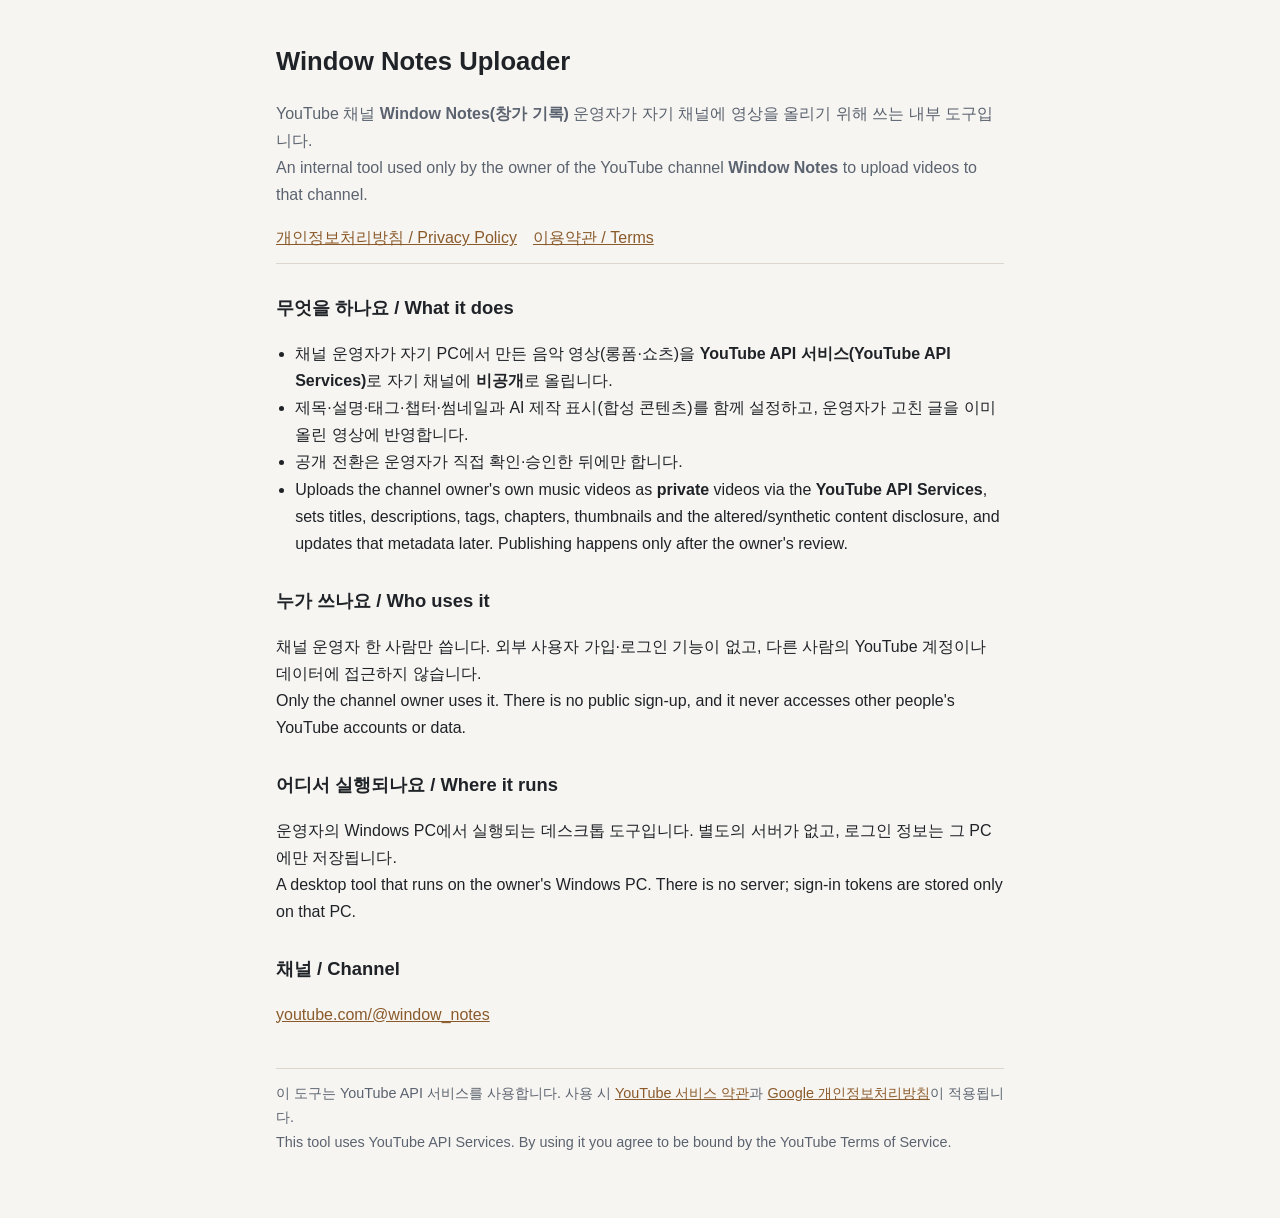
<file: index.html>
<!doctype html>
<html lang="ko"><head><meta charset="utf-8"><meta name="viewport" content="width=device-width,initial-scale=1">
<title>Window Notes Uploader</title><link rel="stylesheet" href="style.css"></head>
<body><main>
<header><h1>Window Notes Uploader</h1>
<p class="muted">YouTube 채널 <b>Window Notes(창가 기록)</b> 운영자가 자기 채널에 영상을 올리기 위해 쓰는 내부 도구입니다.<br>
An internal tool used only by the owner of the YouTube channel <b>Window Notes</b> to upload videos to that channel.</p>
<nav><a href="privacy.html">개인정보처리방침 / Privacy Policy</a><a href="terms.html">이용약관 / Terms</a></nav></header>

<h2>무엇을 하나요 / What it does</h2>
<ul>
<li>채널 운영자가 자기 PC에서 만든 음악 영상(롱폼·쇼츠)을 <b>YouTube API 서비스(YouTube API Services)</b>로 자기 채널에 <b>비공개</b>로 올립니다.</li>
<li>제목·설명·태그·챕터·썸네일과 AI 제작 표시(합성 콘텐츠)를 함께 설정하고, 운영자가 고친 글을 이미 올린 영상에 반영합니다.</li>
<li>공개 전환은 운영자가 직접 확인·승인한 뒤에만 합니다.</li>
<li>Uploads the channel owner's own music videos as <b>private</b> videos via the <b>YouTube API Services</b>, sets titles, descriptions, tags, chapters,
thumbnails and the altered/synthetic content disclosure, and updates that metadata later. Publishing happens only after the owner's review.</li>
</ul>

<h2>누가 쓰나요 / Who uses it</h2>
<p>채널 운영자 한 사람만 씁니다. 외부 사용자 가입·로그인 기능이 없고, 다른 사람의 YouTube 계정이나 데이터에 접근하지 않습니다.<br>
Only the channel owner uses it. There is no public sign-up, and it never accesses other people's YouTube accounts or data.</p>

<h2>어디서 실행되나요 / Where it runs</h2>
<p>운영자의 Windows PC에서 실행되는 데스크톱 도구입니다. 별도의 서버가 없고, 로그인 정보는 그 PC에만 저장됩니다.<br>
A desktop tool that runs on the owner's Windows PC. There is no server; sign-in tokens are stored only on that PC.</p>

<h2>채널 / Channel</h2>
<p><a href="https://www.youtube.com/@window_notes">youtube.com/@window_notes</a></p>

<footer>이 도구는 YouTube API 서비스를 사용합니다. 사용 시 <a href="https://www.youtube.com/t/terms">YouTube 서비스 약관</a>과
<a href="http://www.google.com/policies/privacy">Google 개인정보처리방침</a>이 적용됩니다.<br>
This tool uses YouTube API Services. By using it you agree to be bound by the YouTube Terms of Service.</footer>
</main></body></html>
</file>
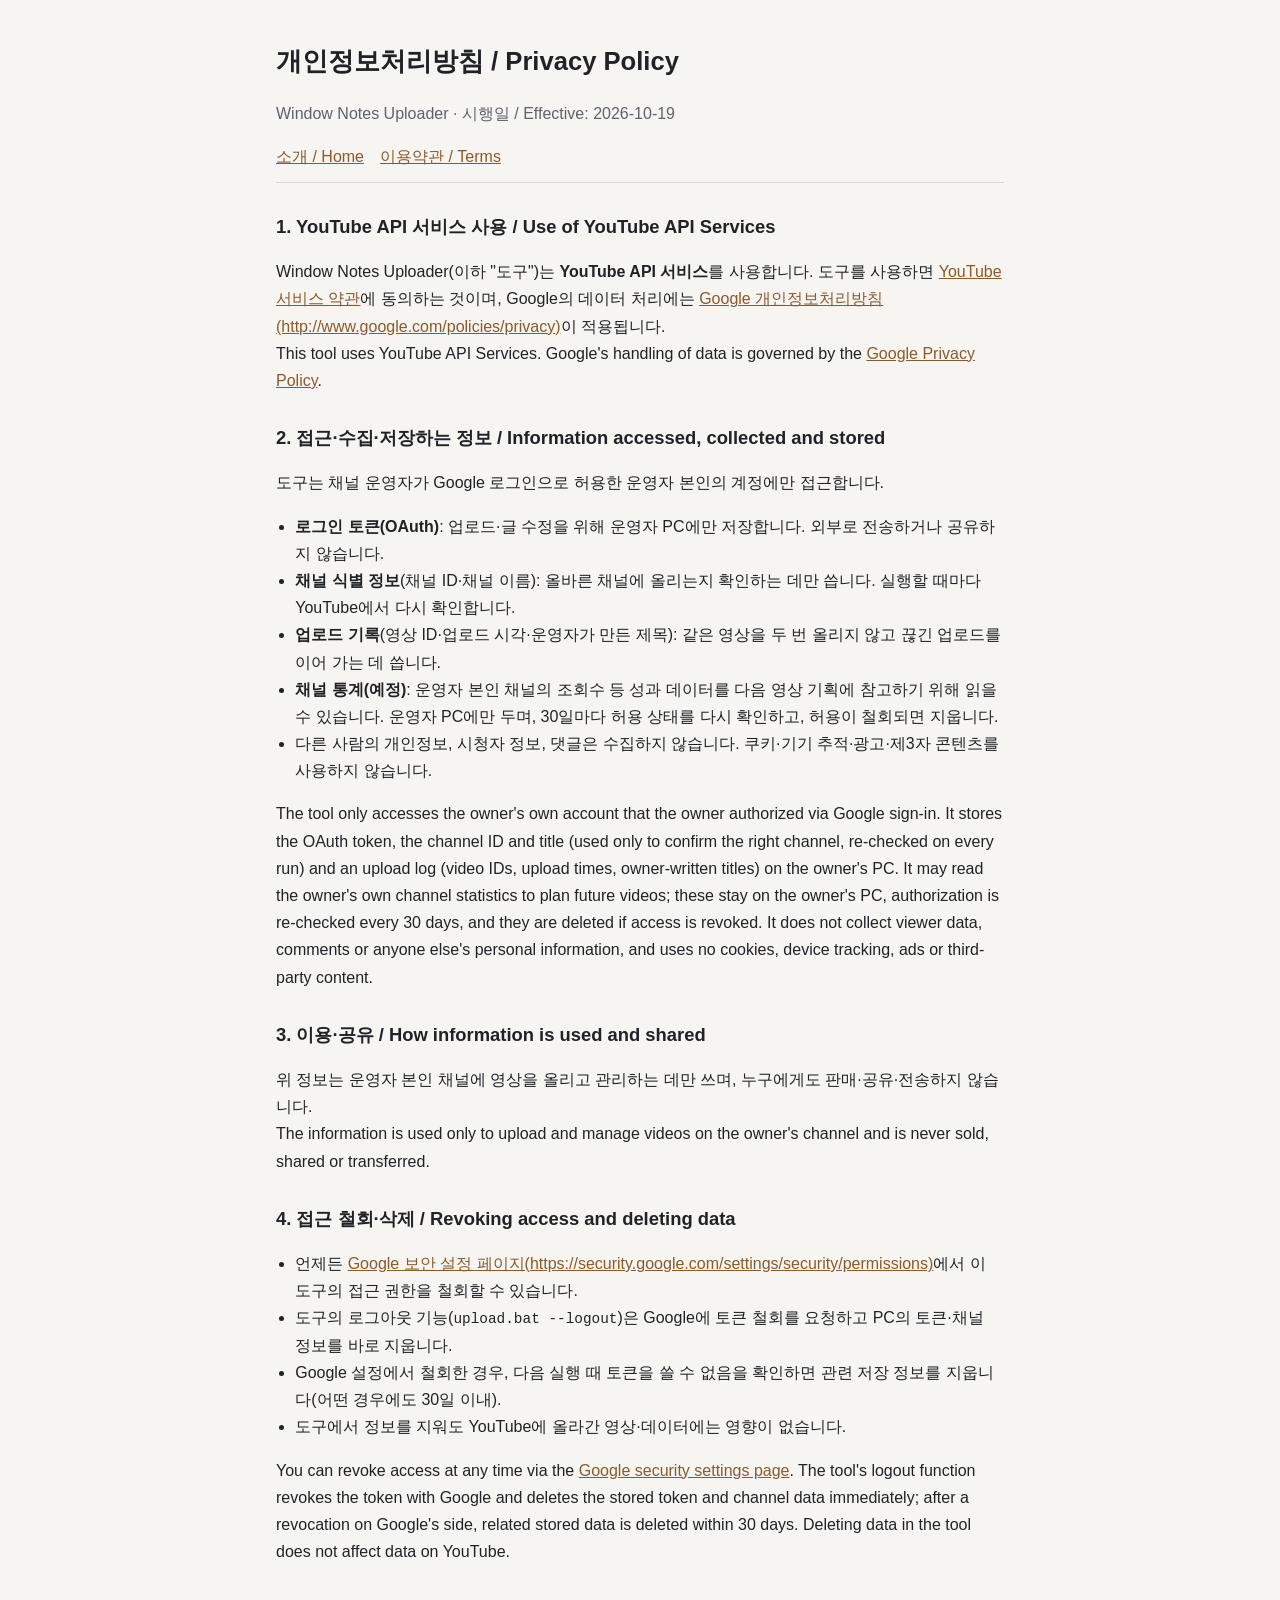
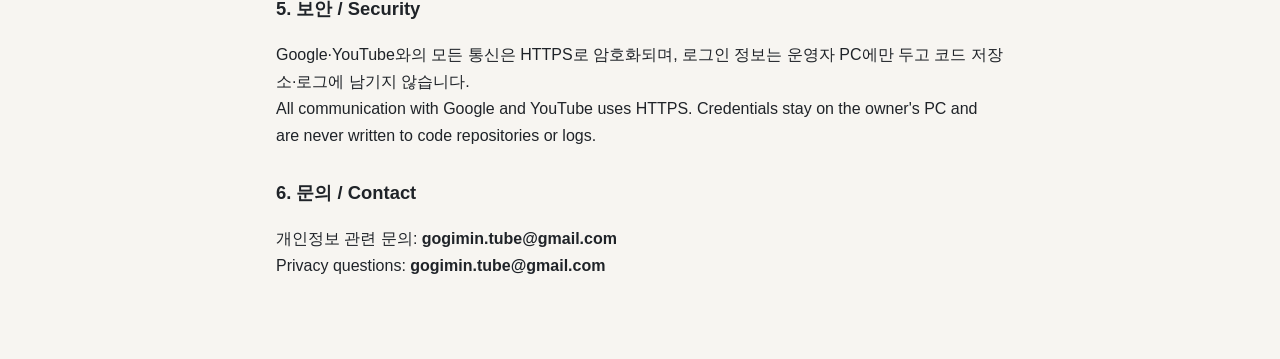
<file: privacy.html>
<!doctype html>
<html lang="ko"><head><meta charset="utf-8"><meta name="viewport" content="width=device-width,initial-scale=1">
<title>Privacy Policy · Window Notes Uploader</title><link rel="stylesheet" href="style.css"></head>
<body><main>
<header><h1>개인정보처리방침 / Privacy Policy</h1>
<p class="muted">Window Notes Uploader · 시행일 / Effective: 2026-10-19</p>
<nav><a href="index.html">소개 / Home</a><a href="terms.html">이용약관 / Terms</a></nav></header>

<h2>1. YouTube API 서비스 사용 / Use of YouTube API Services</h2>
<p>Window Notes Uploader(이하 "도구")는 <b>YouTube API 서비스</b>를 사용합니다. 도구를 사용하면
<a href="https://www.youtube.com/t/terms">YouTube 서비스 약관</a>에 동의하는 것이며, Google의 데이터 처리에는
<a href="http://www.google.com/policies/privacy">Google 개인정보처리방침(http://www.google.com/policies/privacy)</a>이 적용됩니다.<br>
This tool uses YouTube API Services. Google's handling of data is governed by the
<a href="http://www.google.com/policies/privacy">Google Privacy Policy</a>.</p>

<h2>2. 접근·수집·저장하는 정보 / Information accessed, collected and stored</h2>
<p>도구는 채널 운영자가 Google 로그인으로 허용한 운영자 본인의 계정에만 접근합니다.</p>
<ul>
<li><b>로그인 토큰(OAuth)</b>: 업로드·글 수정을 위해 운영자 PC에만 저장합니다. 외부로 전송하거나 공유하지 않습니다.</li>
<li><b>채널 식별 정보</b>(채널 ID·채널 이름): 올바른 채널에 올리는지 확인하는 데만 씁니다. 실행할 때마다 YouTube에서 다시 확인합니다.</li>
<li><b>업로드 기록</b>(영상 ID·업로드 시각·운영자가 만든 제목): 같은 영상을 두 번 올리지 않고 끊긴 업로드를 이어 가는 데 씁니다.</li>
<li><b>채널 통계(예정)</b>: 운영자 본인 채널의 조회수 등 성과 데이터를 다음 영상 기획에 참고하기 위해 읽을 수 있습니다. 운영자 PC에만 두며,
30일마다 허용 상태를 다시 확인하고, 허용이 철회되면 지웁니다.</li>
<li>다른 사람의 개인정보, 시청자 정보, 댓글은 수집하지 않습니다. 쿠키·기기 추적·광고·제3자 콘텐츠를 사용하지 않습니다.</li>
</ul>
<p>The tool only accesses the owner's own account that the owner authorized via Google sign-in. It stores the OAuth token, the channel ID and title
(used only to confirm the right channel, re-checked on every run) and an upload log (video IDs, upload times, owner-written titles) on the owner's PC.
It may read the owner's own channel statistics to plan future videos; these stay on the owner's PC, authorization is re-checked every 30 days, and
they are deleted if access is revoked. It does not collect viewer data, comments or anyone else's personal information, and uses no cookies,
device tracking, ads or third-party content.</p>

<h2>3. 이용·공유 / How information is used and shared</h2>
<p>위 정보는 운영자 본인 채널에 영상을 올리고 관리하는 데만 쓰며, 누구에게도 판매·공유·전송하지 않습니다.<br>
The information is used only to upload and manage videos on the owner's channel and is never sold, shared or transferred.</p>

<h2>4. 접근 철회·삭제 / Revoking access and deleting data</h2>
<ul>
<li>언제든 <a href="https://security.google.com/settings/security/permissions">Google 보안 설정 페이지(https://security.google.com/settings/security/permissions)</a>에서
이 도구의 접근 권한을 철회할 수 있습니다.</li>
<li>도구의 로그아웃 기능(<code>upload.bat --logout</code>)은 Google에 토큰 철회를 요청하고 PC의 토큰·채널 정보를 바로 지웁니다.</li>
<li>Google 설정에서 철회한 경우, 다음 실행 때 토큰을 쓸 수 없음을 확인하면 관련 저장 정보를 지웁니다(어떤 경우에도 30일 이내).</li>
<li>도구에서 정보를 지워도 YouTube에 올라간 영상·데이터에는 영향이 없습니다.</li>
</ul>
<p>You can revoke access at any time via the <a href="https://security.google.com/settings/security/permissions">Google security settings page</a>.
The tool's logout function revokes the token with Google and deletes the stored token and channel data immediately; after a revocation on Google's side,
related stored data is deleted within 30 days. Deleting data in the tool does not affect data on YouTube.</p>

<h2>5. 보안 / Security</h2>
<p>Google·YouTube와의 모든 통신은 HTTPS로 암호화되며, 로그인 정보는 운영자 PC에만 두고 코드 저장소·로그에 남기지 않습니다.<br>
All communication with Google and YouTube uses HTTPS. Credentials stay on the owner's PC and are never written to code repositories or logs.</p>

<h2>6. 문의 / Contact</h2>
<p>개인정보 관련 문의: <b>gogimin.tube@gmail.com</b><br>Privacy questions: <b>gogimin.tube@gmail.com</b></p>
</main></body></html>
</file>
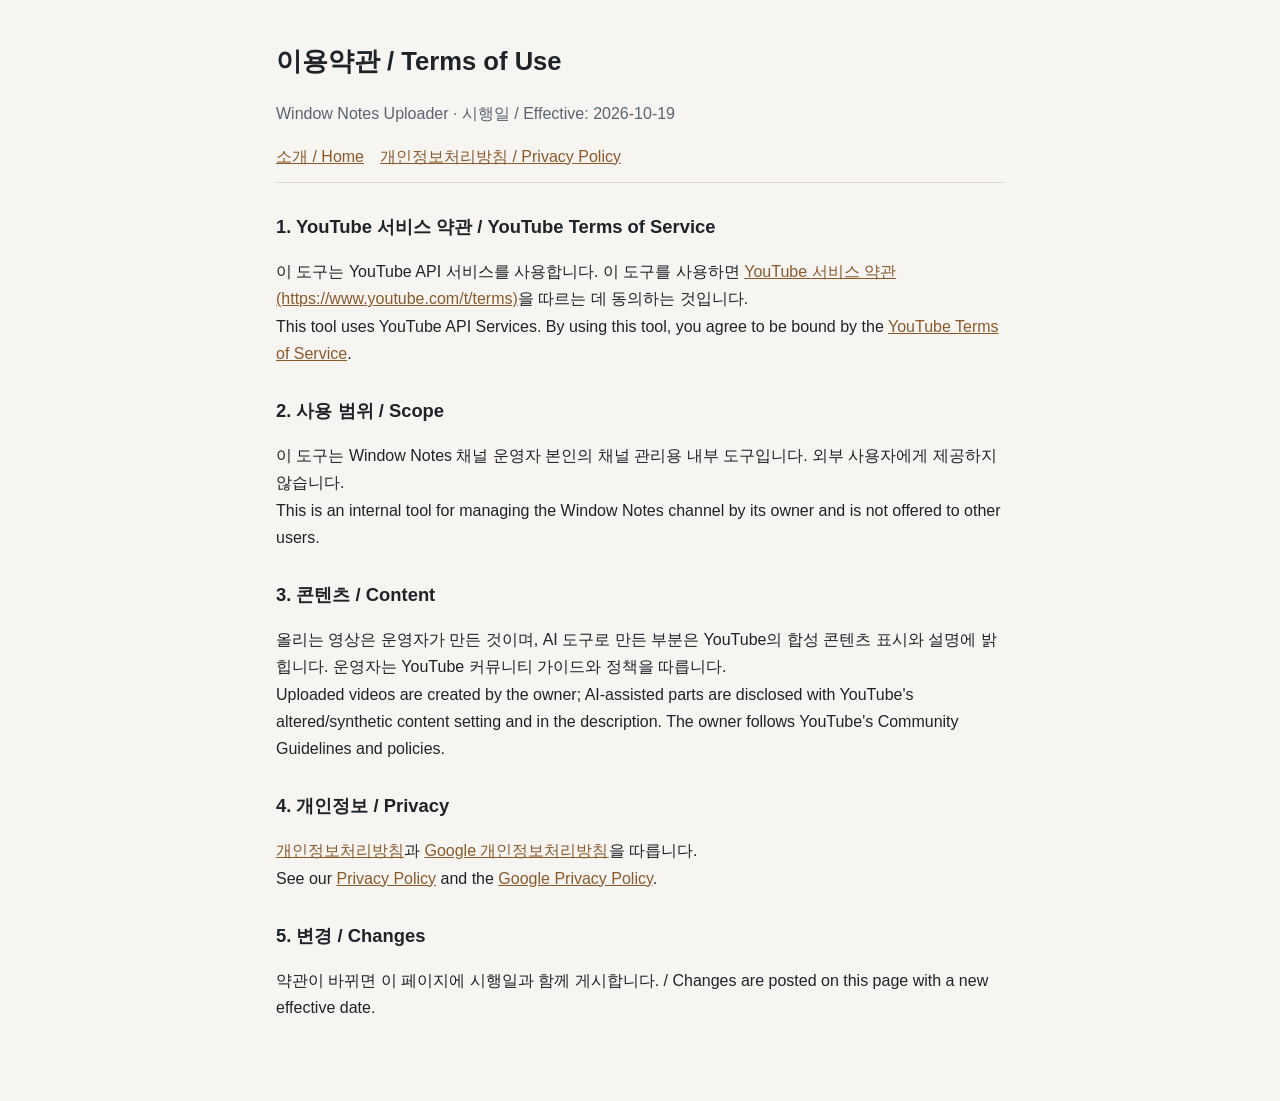
<file: terms.html>
<!doctype html>
<html lang="ko"><head><meta charset="utf-8"><meta name="viewport" content="width=device-width,initial-scale=1">
<title>Terms · Window Notes Uploader</title><link rel="stylesheet" href="style.css"></head>
<body><main>
<header><h1>이용약관 / Terms of Use</h1>
<p class="muted">Window Notes Uploader · 시행일 / Effective: 2026-10-19</p>
<nav><a href="index.html">소개 / Home</a><a href="privacy.html">개인정보처리방침 / Privacy Policy</a></nav></header>

<h2>1. YouTube 서비스 약관 / YouTube Terms of Service</h2>
<p>이 도구는 YouTube API 서비스를 사용합니다. 이 도구를 사용하면 <a href="https://www.youtube.com/t/terms">YouTube 서비스 약관(https://www.youtube.com/t/terms)</a>을
따르는 데 동의하는 것입니다.<br>
This tool uses YouTube API Services. By using this tool, you agree to be bound by the
<a href="https://www.youtube.com/t/terms">YouTube Terms of Service</a>.</p>

<h2>2. 사용 범위 / Scope</h2>
<p>이 도구는 Window Notes 채널 운영자 본인의 채널 관리용 내부 도구입니다. 외부 사용자에게 제공하지 않습니다.<br>
This is an internal tool for managing the Window Notes channel by its owner and is not offered to other users.</p>

<h2>3. 콘텐츠 / Content</h2>
<p>올리는 영상은 운영자가 만든 것이며, AI 도구로 만든 부분은 YouTube의 합성 콘텐츠 표시와 설명에 밝힙니다. 운영자는 YouTube 커뮤니티 가이드와 정책을 따릅니다.<br>
Uploaded videos are created by the owner; AI-assisted parts are disclosed with YouTube's altered/synthetic content setting and in the description.
The owner follows YouTube's Community Guidelines and policies.</p>

<h2>4. 개인정보 / Privacy</h2>
<p><a href="privacy.html">개인정보처리방침</a>과 <a href="http://www.google.com/policies/privacy">Google 개인정보처리방침</a>을 따릅니다.<br>
See our <a href="privacy.html">Privacy Policy</a> and the <a href="http://www.google.com/policies/privacy">Google Privacy Policy</a>.</p>

<h2>5. 변경 / Changes</h2>
<p>약관이 바뀌면 이 페이지에 시행일과 함께 게시합니다. / Changes are posted on this page with a new effective date.</p>
</main></body></html>
</file>
<file: style.css>
:root{--bg:#f7f5f1;--fg:#1f2328;--muted:#5b6370;--line:#ddd6cc;--accent:#8a5a2b}
@media (prefers-color-scheme:dark){:root{--bg:#16181c;--fg:#e8e6e3;--muted:#a3a9b3;--line:#30343b;--accent:#d9a066}}
*{box-sizing:border-box}body{margin:0;background:var(--bg);color:var(--fg);font:16px/1.7 -apple-system,"Segoe UI","Noto Sans KR",sans-serif}
main{max-width:760px;margin:0 auto;padding:40px 16px 64px}
header{border-bottom:1px solid var(--line);margin-bottom:28px;padding-bottom:12px}
h1{font-size:1.6rem;margin:0 0 4px}h2{font-size:1.15rem;margin:28px 0 8px}
.muted{color:var(--muted)}a{color:var(--accent)}
nav a{margin-right:16px}footer{border-top:1px solid var(--line);margin-top:40px;padding-top:12px;font-size:.9rem;color:var(--muted)}
ul{padding-left:1.2rem}code{font-size:.9em}
</file>
